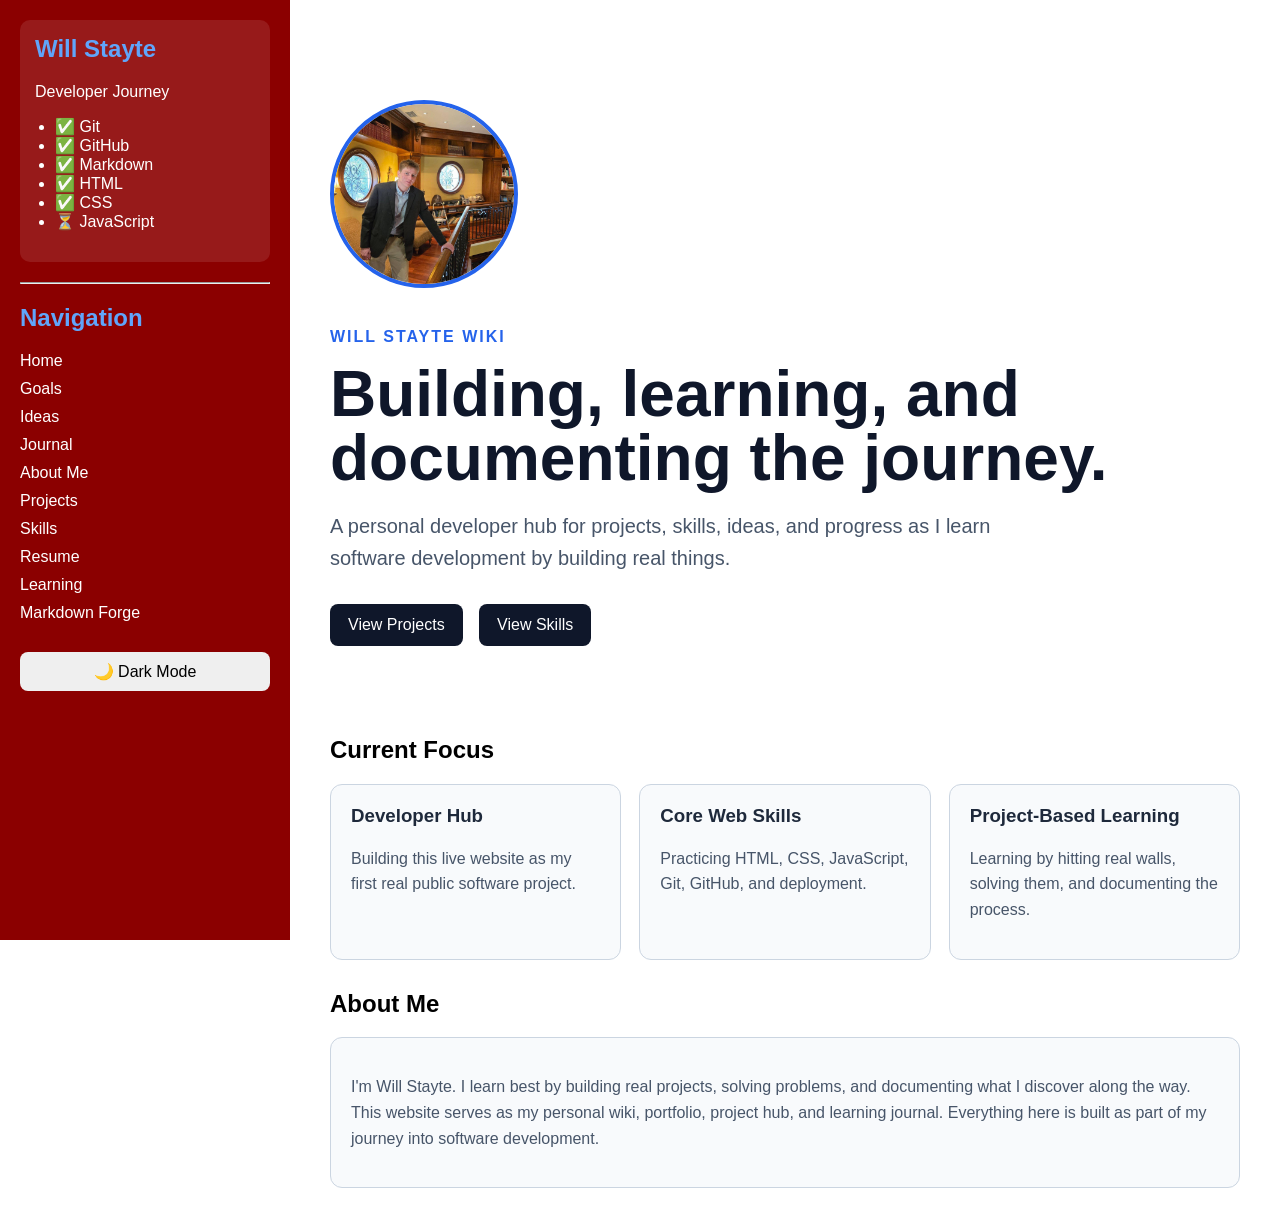
<file: index.html>
<!DOCTYPE html>
<html>

<head>
    <title>Will's Developer Hub</title>
    <link rel="stylesheet" href="style.css">
</head>

<body>

    <div id="sidebar-container"></div>

    <div class="content">

        <section class="homepage-hero">

    <img src="images/profile.jpg"
         alt="Will Stayte"
         class="profile-pic">

    <p class="eyebrow">Will Stayte Wiki</p>

    <h1>Building, learning, and documenting the journey.</h1>

    <p class="hero-description">
        A personal developer hub for projects, skills, ideas, and progress as I learn software development by building real things.
    </p>

    <div class="hero-buttons">
        <a href="projects.html">View Projects</a>
        <a href="skills.html">View Skills</a>
    </div>

        </section>

        <section class="homepage-section">

            <h2>Current Focus</h2>

            <div class="focus-grid">

                <div class="focus-card">
                    <h3>Developer Hub</h3>
                    <p>Building this live website as my first real public software project.</p>
                </div>

                <div class="focus-card">
                    <h3>Core Web Skills</h3>
                    <p>Practicing HTML, CSS, JavaScript, Git, GitHub, and deployment.</p>
                </div>

                <div class="focus-card">
                    <h3>Project-Based Learning</h3>
                    <p>Learning by hitting real walls, solving them, and documenting the process.</p>
                </div>

            </div>

        </section>

<section class="homepage-section">

    <h2>About Me</h2>

    <div class="focus-card">

        <p>
            I'm Will Stayte.

            I learn best by building real projects, solving problems,
            and documenting what I discover along the way.

            This website serves as my personal wiki, portfolio,
            project hub, and learning journal.

            Everything here is built as part of my journey into
            software development.
        </p>

    </div>

</section>

    </div>

    <script src="app.js"></script>

</body>

</html>
</file>
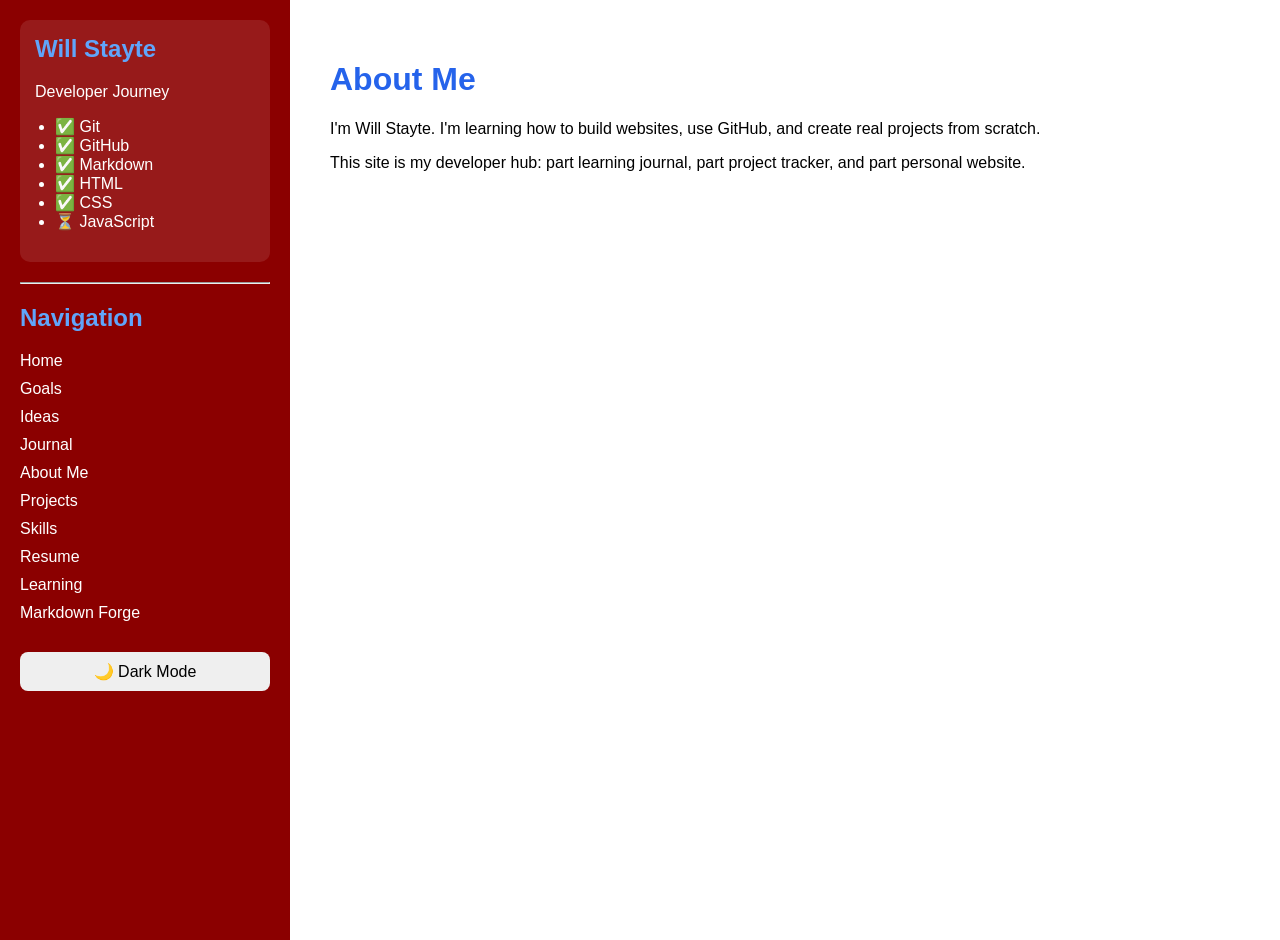
<file: about.html>
<!DOCTYPE html>
<html>

<head>
    <title>About Me</title>
    <link rel="stylesheet" href="style.css">
</head>

<body>

    <div id="sidebar-container"></div>

    <div class="content">

        <h1>About Me</h1>

        <p>
            I'm Will Stayte. I'm learning how to build websites, use GitHub,
            and create real projects from scratch.
        </p>

        <p>
            This site is my developer hub: part learning journal, part project
            tracker, and part personal website.
        </p>

    </div>

    <script src="app.js"></script>

</body>

</html>
</file>
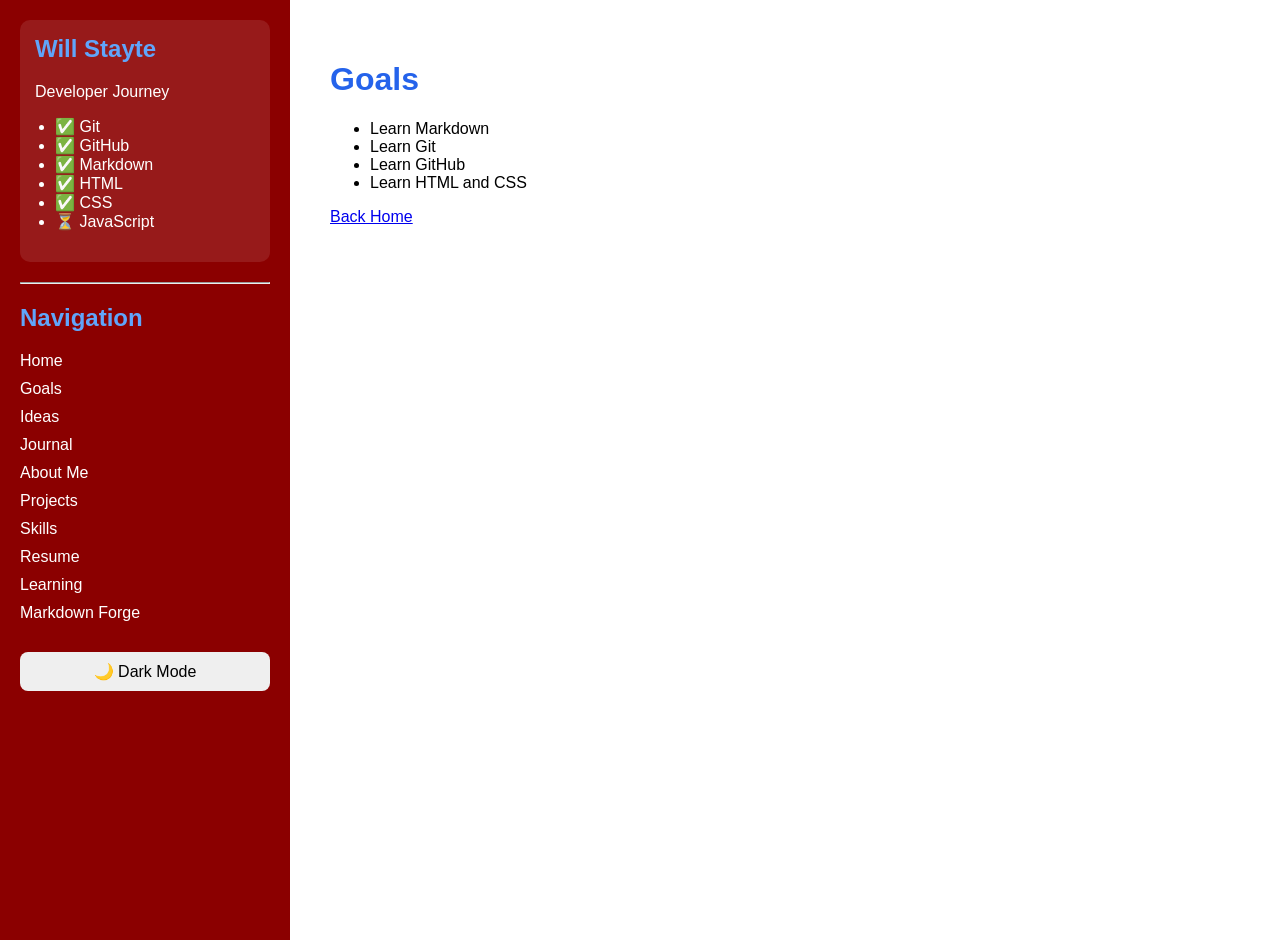
<file: goals.html>
<!DOCTYPE html>
<html>

<head>
    <title>Goals</title>

    <link rel="stylesheet" href="style.css">
</head>


<body>

    <div id="sidebar-container"></div>

    <div class="content">

        <h1>Goals</h1>

        <ul>
            <li>Learn Markdown</li>
            <li>Learn Git</li>
            <li>Learn GitHub</li>
            <li>Learn HTML and CSS</li>
        </ul>

        <a href="index.html">Back Home</a>

    </div>

    <script src="app.js"></script>

</body>

</html>
</file>
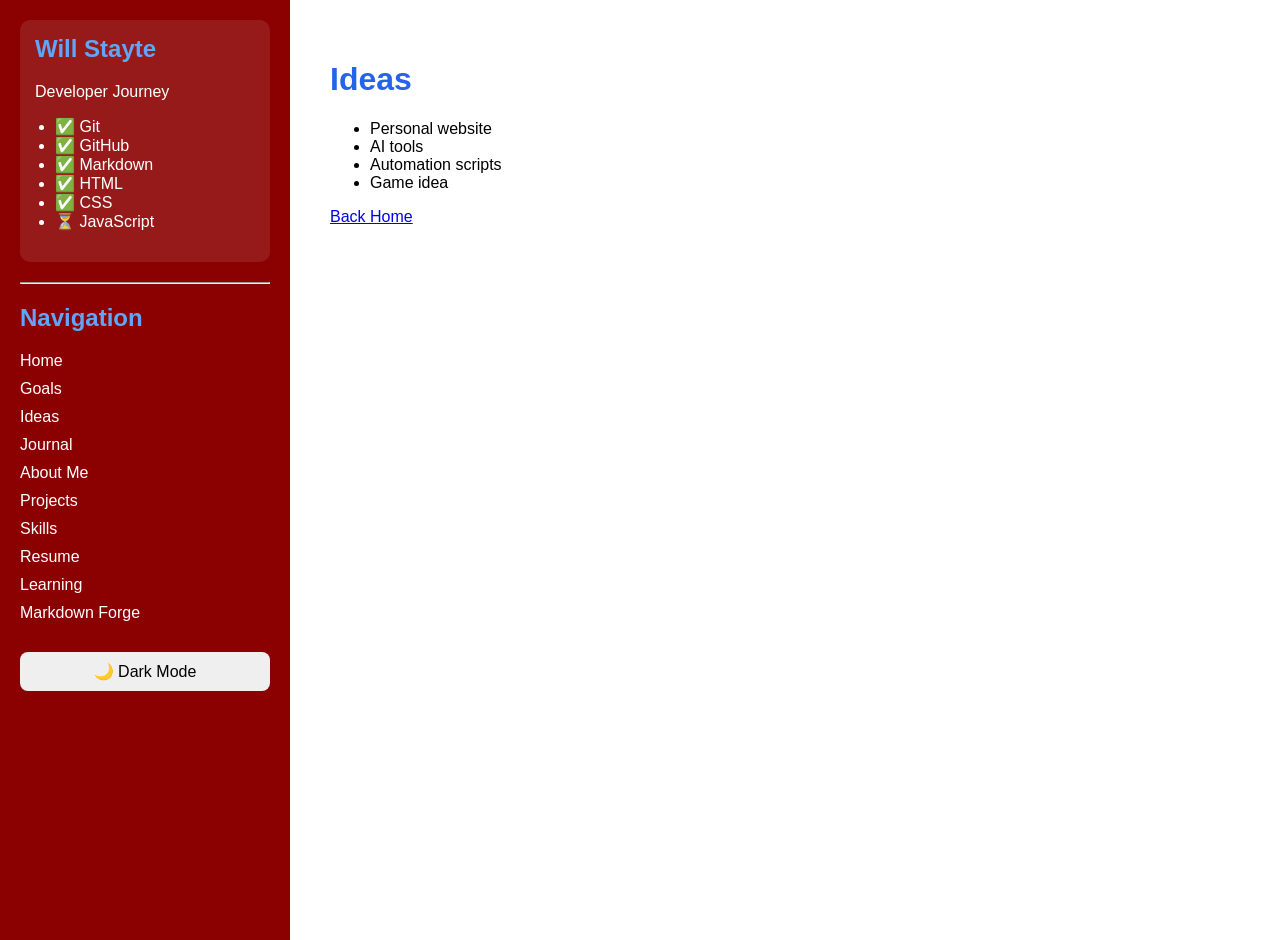
<file: ideas.html>
<!DOCTYPE html>
<html>

<head>
    <title>Ideas</title>

    <link rel="stylesheet" href="style.css">
</head>


<body>

    <div id="sidebar-container"></div>

    <div class="content">

    <h1>Ideas</h1>

    <ul>
        <li>Personal website</li>
        <li>AI tools</li>
        <li>Automation scripts</li>
        <li>Game idea</li>
    </ul>

    <a href="index.html">Back Home</a>

    </div>

    <script src="app.js"></script>

</body>

</html>
</file>
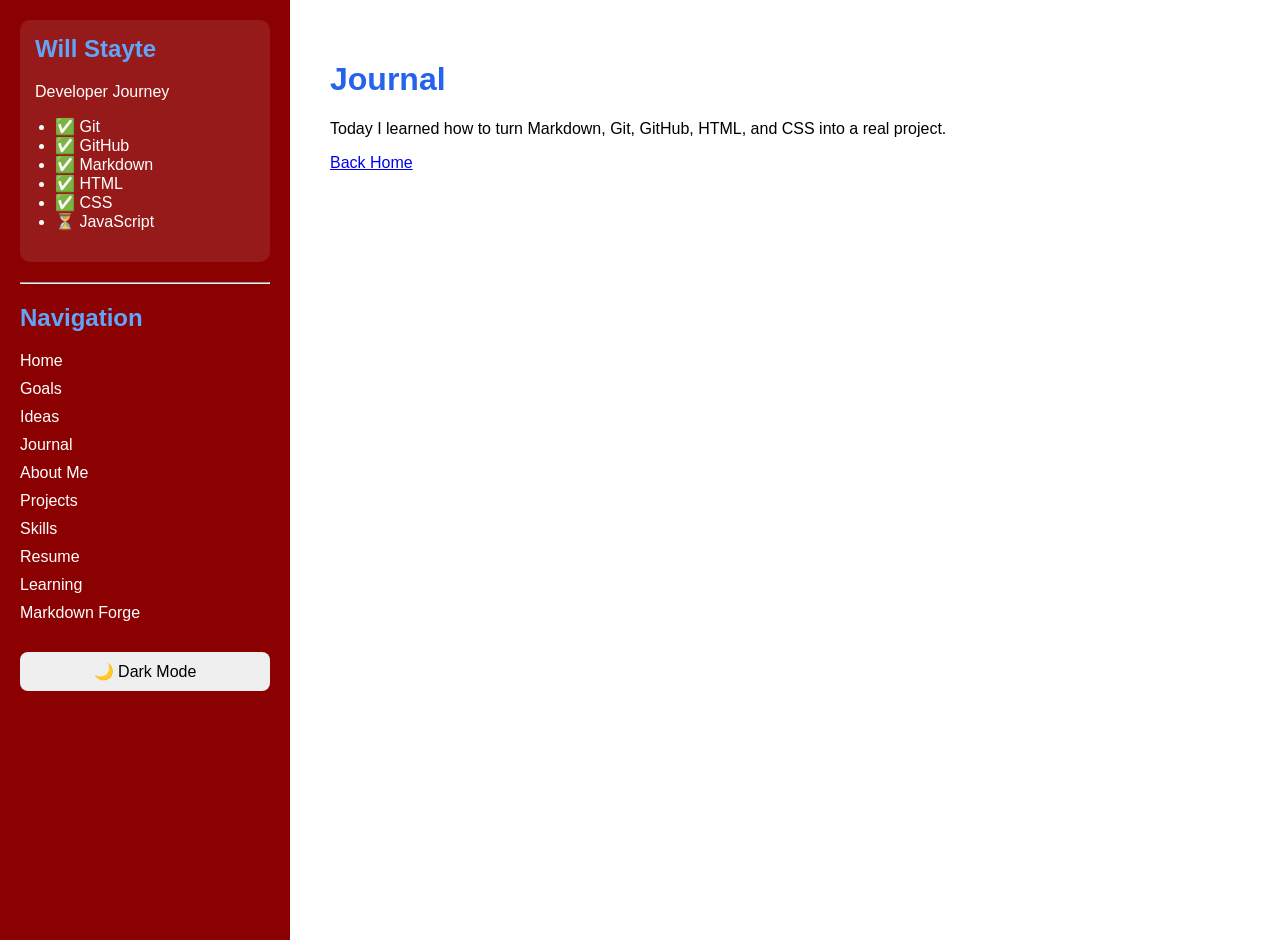
<file: journal.html>
<!DOCTYPE html>
<html>

<head>
    <title>Journal</title>

    <link rel="stylesheet" href="style.css">
</head>


<body>

<div id="sidebar-container"></div>

<div class="content">

    <h1>Journal</h1>

    <p>Today I learned how to turn Markdown, Git, GitHub, HTML, and CSS into a real project.</p>

    <a href="index.html">Back Home</a>

</div>

<script src="app.js"></script>

</body>

</html>
</file>
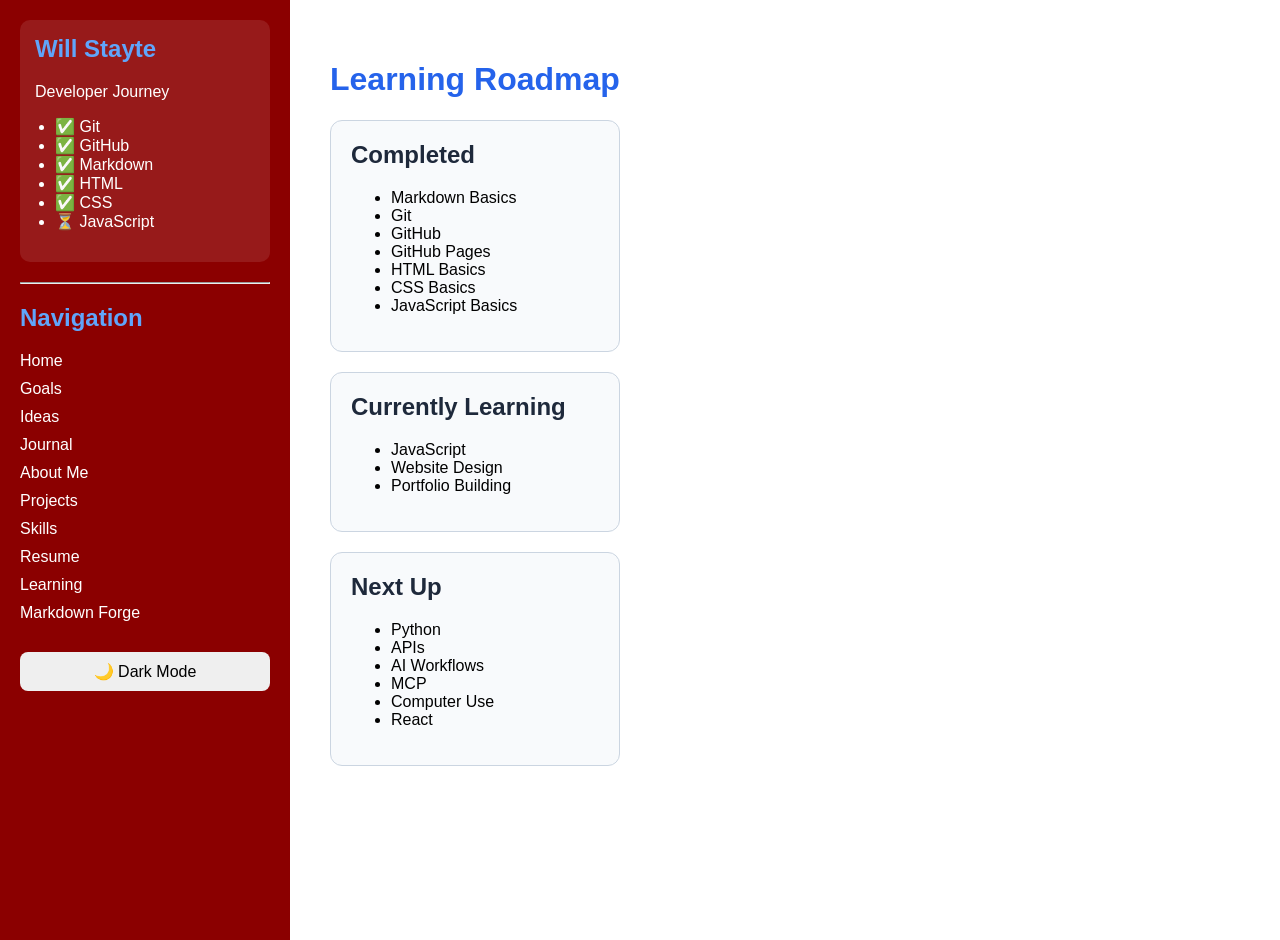
<file: learning.html>
<!DOCTYPE html>
<html>

<head>
    <title>Learning Roadmap</title>
    <link rel="stylesheet" href="style.css">
</head>

<body>

    <div id="sidebar-container"></div>

    <div class="content">

        <h1>Learning Roadmap</h1>

        <div class="project-card">

            <h2>Completed</h2>

            <ul>
                <li>Markdown Basics</li>
                <li>Git</li>
                <li>GitHub</li>
                <li>GitHub Pages</li>
                <li>HTML Basics</li>
                <li>CSS Basics</li>
                <li>JavaScript Basics</li>
            </ul>

        </div>

        <div class="project-card">

            <h2>Currently Learning</h2>

            <ul>
                <li>JavaScript</li>
                <li>Website Design</li>
                <li>Portfolio Building</li>
            </ul>

        </div>

        <div class="project-card">

            <h2>Next Up</h2>

            <ul>
                <li>Python</li>
                <li>APIs</li>
                <li>AI Workflows</li>
                <li>MCP</li>
                <li>Computer Use</li>
                <li>React</li>
            </ul>

        </div>

    </div>

    <script src="app.js"></script>

</body>

</html>
</file>
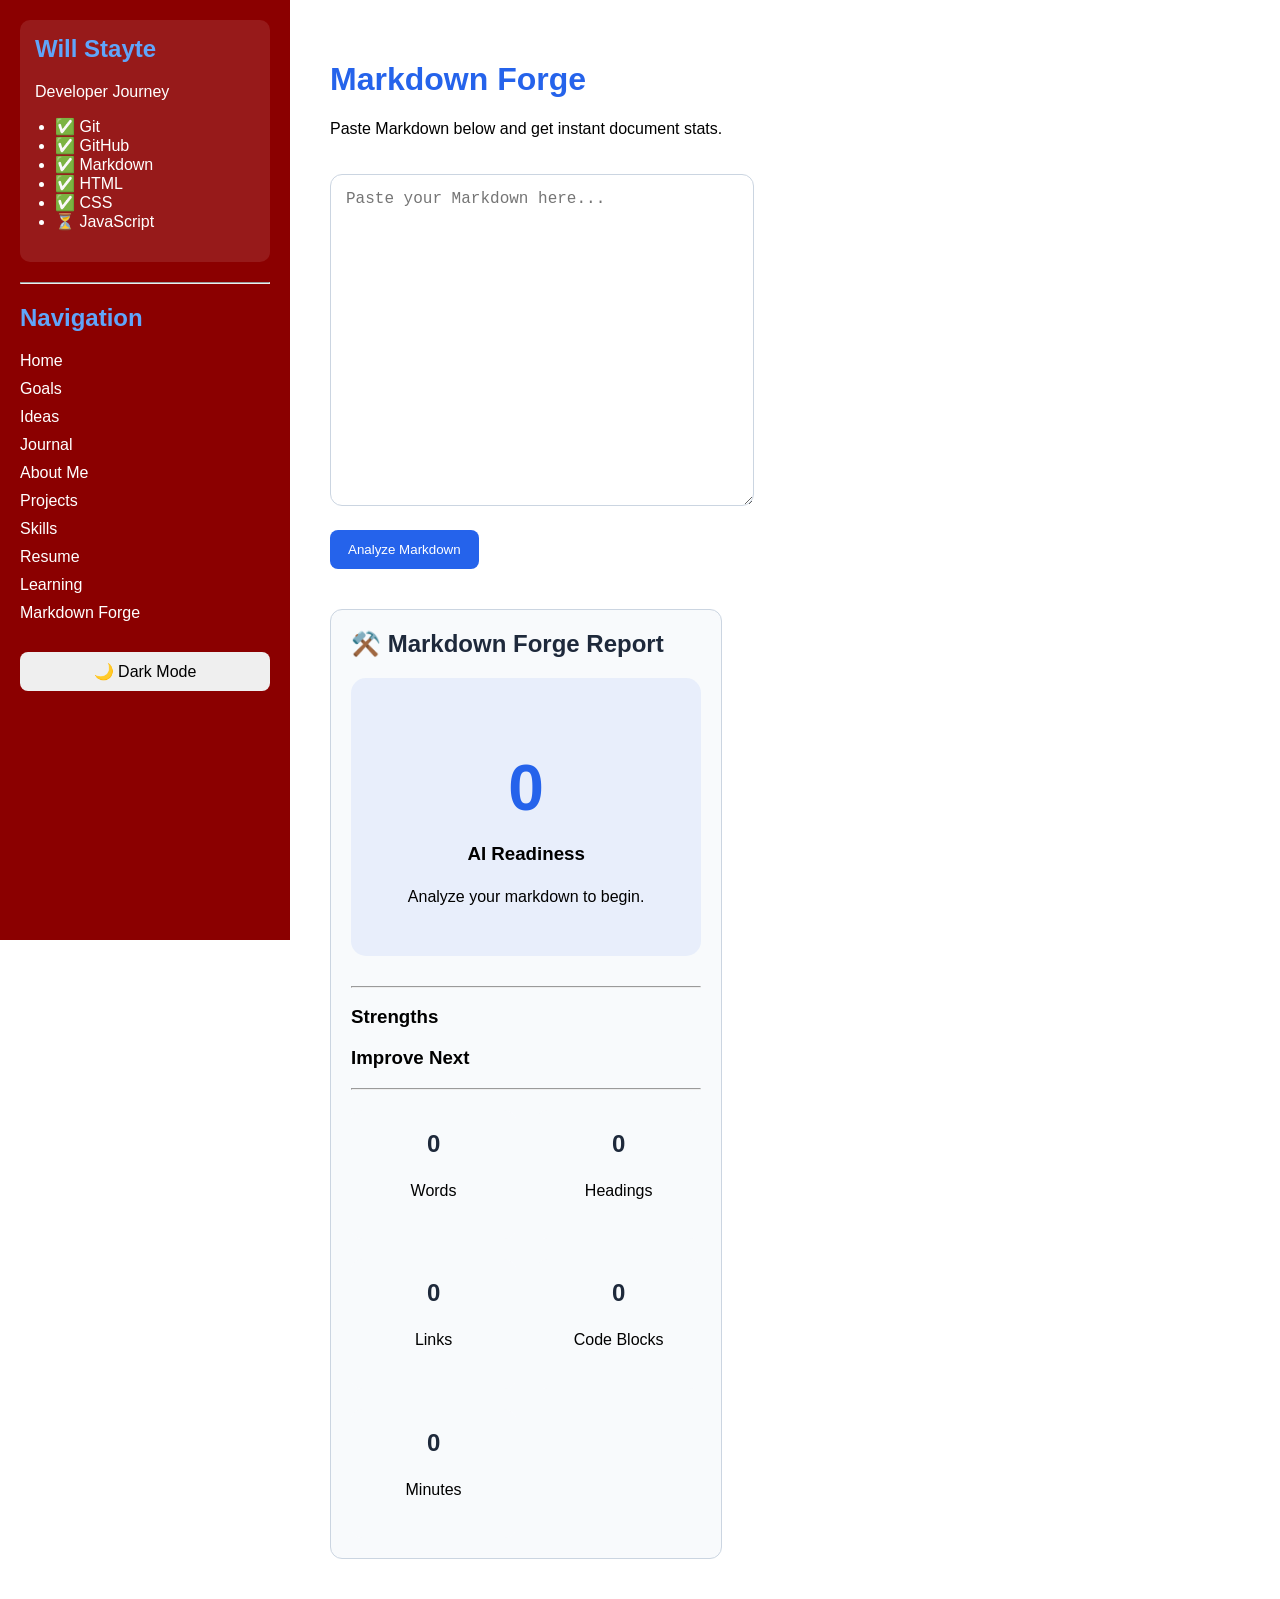
<file: markdown-forge.html>
<!DOCTYPE html>
<html>

<head>
    <title>Markdown Forge</title>
    <link rel="stylesheet" href="style.css">
</head>

<body>

    <div id="sidebar-container"></div>

    <div class="content">

        <h1>Markdown Forge</h1>

        <p>
            Paste Markdown below and get instant document stats.
        </p>

        <textarea id="markdown-input" placeholder="Paste your Markdown here..."></textarea>

        <br>

        <button id="analyze-markdown-btn">
            Analyze Markdown
        </button>

        <div class="project-card" id="markdown-results">

    <h2>⚒️ Markdown Forge Report</h2>

    <div class="score-card">

        <h1 id="health-score">0</h1>

        <h3>AI Readiness</h3>

        <p id="ai-readiness">
            Analyze your markdown to begin.
        </p>

    </div>

    <hr>

    <h3>Strengths</h3>

    <ul id="strengths-list">
    </ul>

    <h3>Improve Next</h3>

    <ul id="suggestions-list">
    </ul>

    <hr>

    <div class="stats-grid">

        <div class="stat-card">
            <h2 id="word-count">0</h2>
            <p>Words</p>
        </div>

        <div class="stat-card">
            <h2 id="heading-count">0</h2>
            <p>Headings</p>
        </div>

        <div class="stat-card">
            <h2 id="link-count">0</h2>
            <p>Links</p>
        </div>

        <div class="stat-card">
            <h2 id="code-block-count">0</h2>
            <p>Code Blocks</p>
        </div>

        <div class="stat-card">
            <h2 id="reading-time">0</h2>
            <p>Minutes</p>
        </div>

    </div>

</div>

    </div>

    <script src="app.js"></script>
    <script src="forge-rules.js"></script>
    <script src="markdown-forge.js"></script>

</body>

</html>
</file>
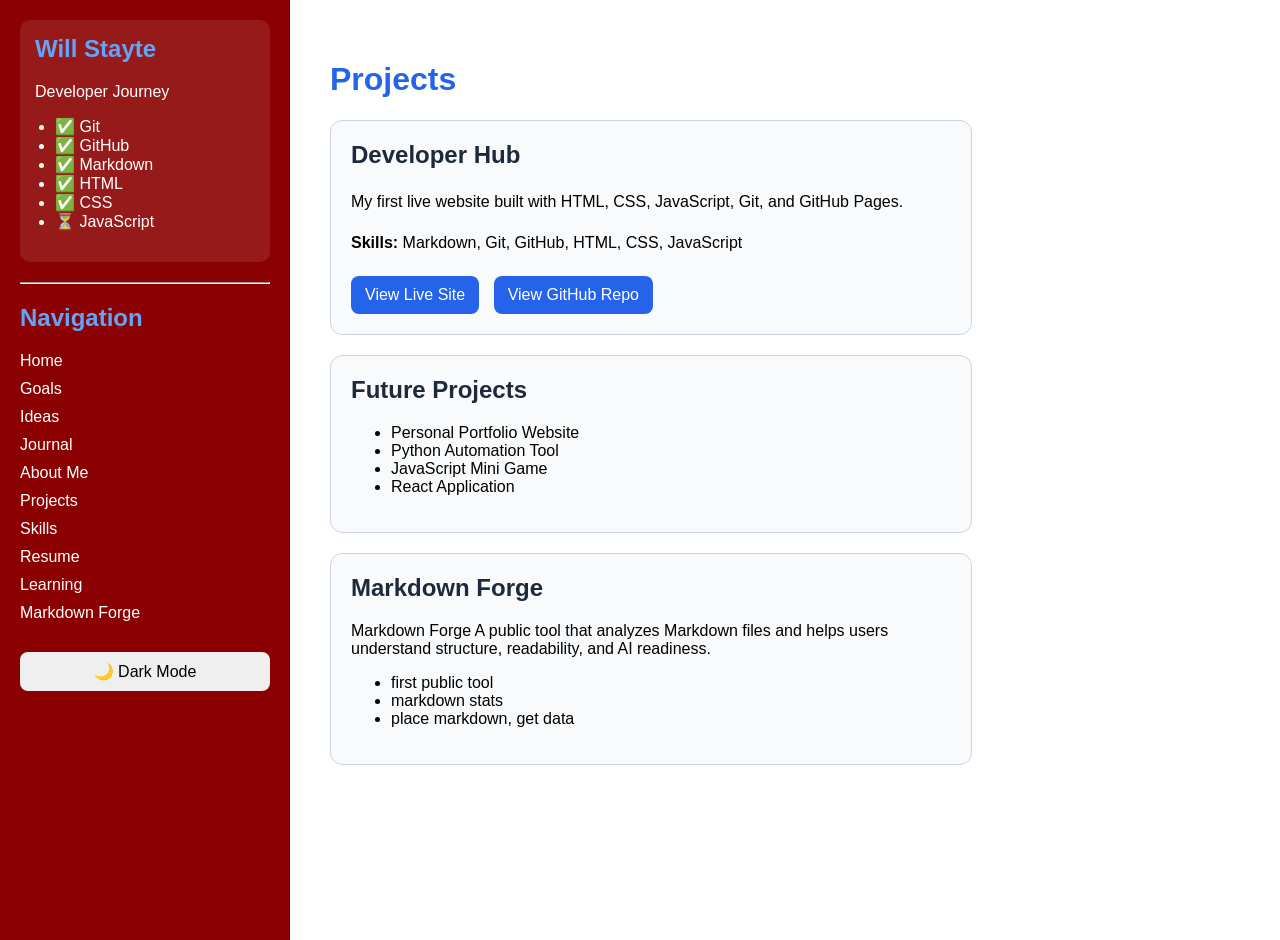
<file: projects.html>
<!DOCTYPE html>
<html>

<head>
    <title>Projects</title>
    <link rel="stylesheet" href="style.css">
</head>

<body>

    <div id="sidebar-container"></div>

    <div class="content">

        <h1>Projects</h1>

        <div class="project-card">

            <h2>Developer Hub</h2>

            <p>
                My first live website built with HTML, CSS, JavaScript,
                Git, and GitHub Pages.
            </p>

            <p>
                <strong>Skills:</strong>
                Markdown, Git, GitHub, HTML, CSS, JavaScript
            </p>

            <div class="project-links">
                <a href="https://willy747.github.io/WS-developer-hub/" target="_blank">
                    View Live Site
                </a>

                <a href="https://github.com/Willy747/WS-developer-hub" target="_blank">
                    View GitHub Repo
                </a>
            </div>

        </div>

        <div class="project-card">

            <h2>Future Projects</h2>


            <ul>
                <li>Personal Portfolio Website</li>
                <li>Python Automation Tool</li>
                <li>JavaScript Mini Game</li>
                <li>React Application</li>
            </ul>

        </div>

        <div class="project-card">

            <h2>Markdown Forge</h2
                

                <p>
                Markdown Forge
                A public tool that analyzes Markdown files and helps users understand structure, readability, and AI readiness.
                </p>


            <ul>
                <li>first public tool</li>
                <li>markdown stats</li>
                <li>place markdown, get data</li>
            </ul>

        </div>

    </div>

    <script src="app.js"></script>

</body>

</html>
</file>
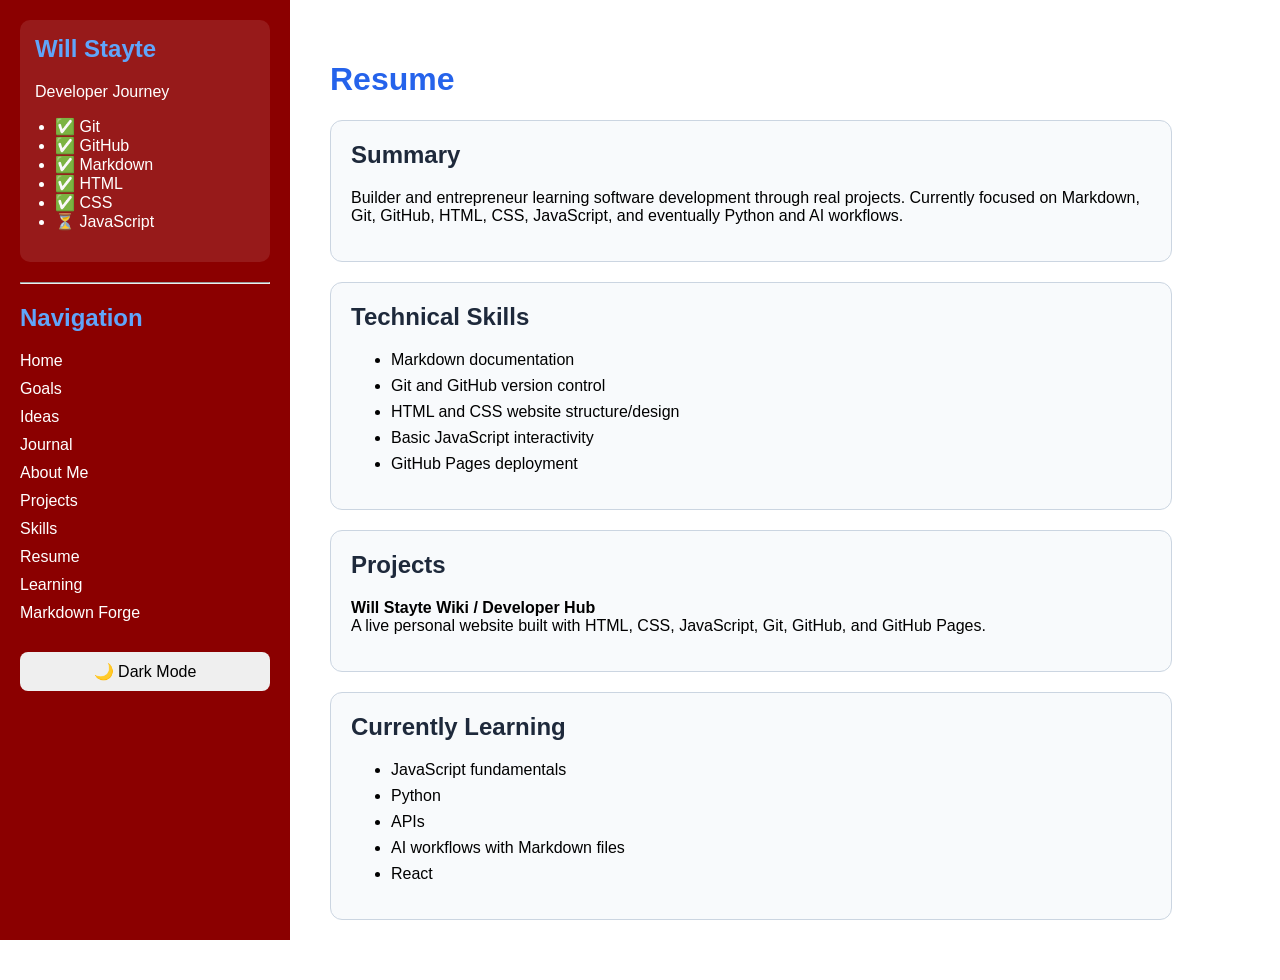
<file: resume.html>
<!DOCTYPE html>
<html>

<head>
    <title>Resume</title>
    <link rel="stylesheet" href="style.css">
</head>

<body>

    <div id="sidebar-container"></div>

    <div class="content">

        <h1>Resume</h1>

        <section class="resume-section">
            <h2>Summary</h2>
            <p>
                Builder and entrepreneur learning software development through real projects.
                Currently focused on Markdown, Git, GitHub, HTML, CSS, JavaScript, and eventually Python and AI workflows.
            </p>
        </section>

        <section class="resume-section">
            <h2>Technical Skills</h2>
            <ul>
                <li>Markdown documentation</li>
                <li>Git and GitHub version control</li>
                <li>HTML and CSS website structure/design</li>
                <li>Basic JavaScript interactivity</li>
                <li>GitHub Pages deployment</li>
            </ul>
        </section>

        <section class="resume-section">
            <h2>Projects</h2>
            <p>
                <strong>Will Stayte Wiki / Developer Hub</strong><br>
                A live personal website built with HTML, CSS, JavaScript, Git, GitHub, and GitHub Pages.
            </p>
        </section>

        <section class="resume-section">
            <h2>Currently Learning</h2>
            <ul>
                <li>JavaScript fundamentals</li>
                <li>Python</li>
                <li>APIs</li>
                <li>AI workflows with Markdown files</li>
                <li>React</li>
            </ul>
        </section>

    </div>

    <script src="app.js"></script>

</body>

</html>
</file>
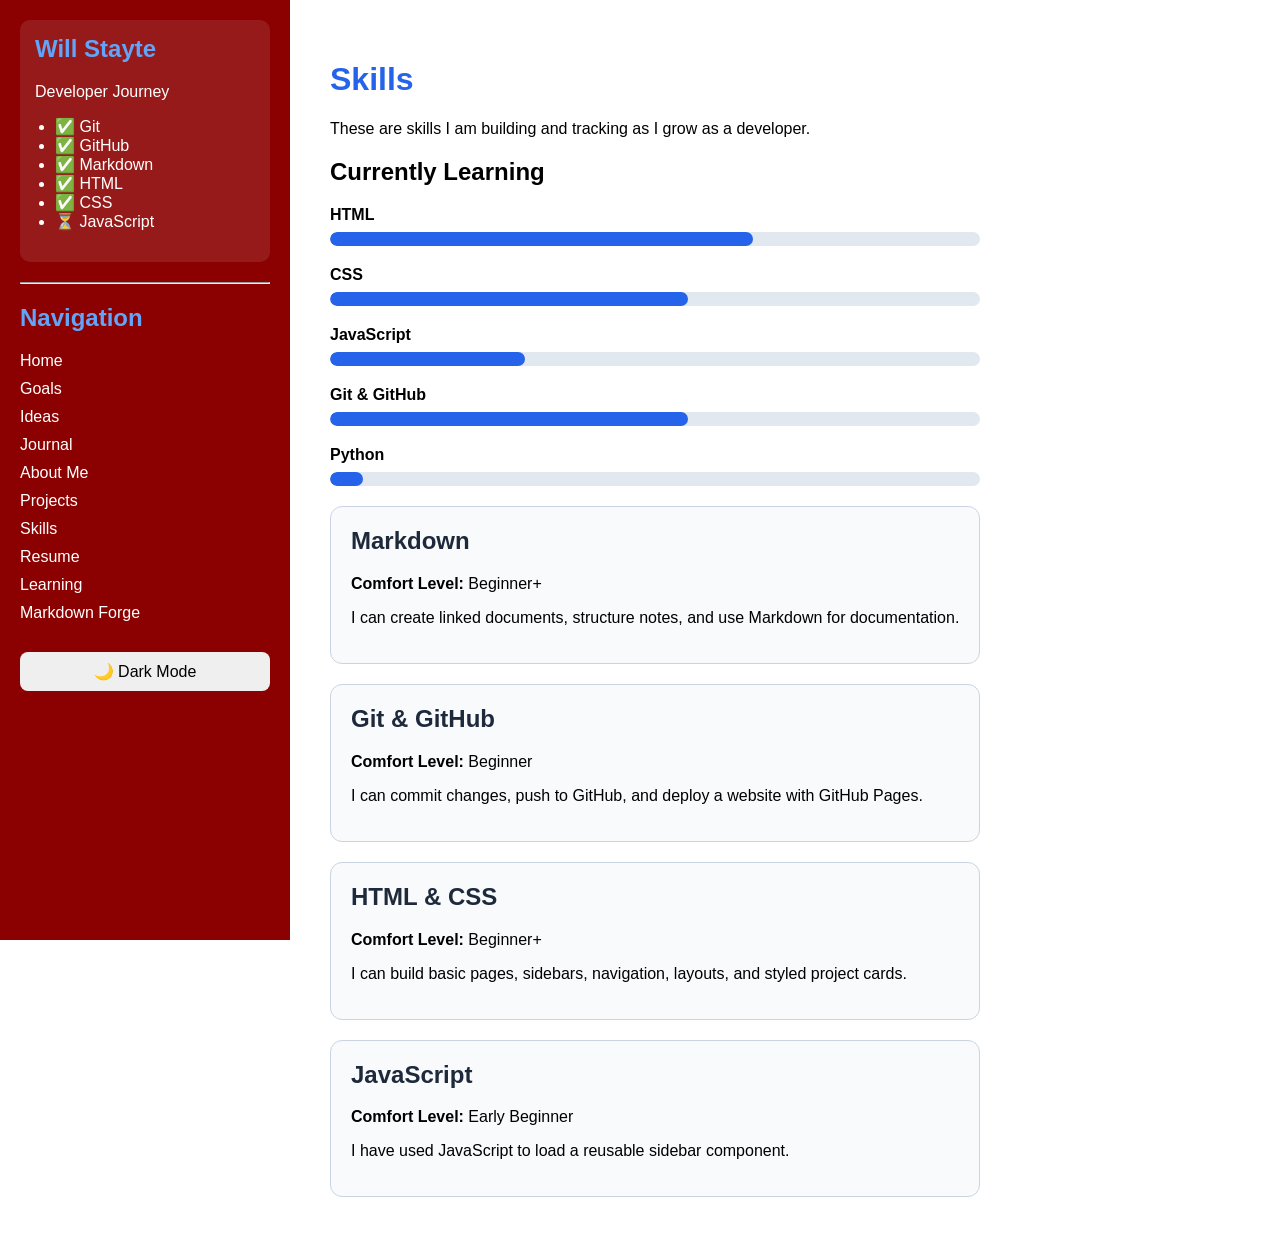
<file: skills.html>
<!DOCTYPE html>
<html>

<head>
    <title>Skills</title>
    <link rel="stylesheet" href="style.css">
</head>

<body>

    <div id="sidebar-container"></div>

    <div class="content">

        <h1>Skills</h1>

        <p>These are skills I am building and tracking as I grow as a developer.</p>

        <h2>Currently Learning</h2>

<div class="skill-bar">
    <p>HTML</p>
    <div class="bar"><div class="fill html"></div></div>
</div>

<div class="skill-bar">
    <p>CSS</p>
    <div class="bar"><div class="fill css"></div></div>
</div>

<div class="skill-bar">
    <p>JavaScript</p>
    <div class="bar"><div class="fill javascript"></div></div>
</div>

<div class="skill-bar">
    <p>Git & GitHub</p>
    <div class="bar"><div class="fill git"></div></div>
</div>

<div class="skill-bar">
    <p>Python</p>
    <div class="bar"><div class="fill python"></div></div>
</div>

        <div class="skill-card">
            <h2>Markdown</h2>
            <p><strong>Comfort Level:</strong> Beginner+</p>
            <p>I can create linked documents, structure notes, and use Markdown for documentation.</p>
        </div>

        <div class="skill-card">
            <h2>Git & GitHub</h2>
            <p><strong>Comfort Level:</strong> Beginner</p>
            <p>I can commit changes, push to GitHub, and deploy a website with GitHub Pages.</p>
        </div>

        <div class="skill-card">
            <h2>HTML & CSS</h2>
            <p><strong>Comfort Level:</strong> Beginner+</p>
            <p>I can build basic pages, sidebars, navigation, layouts, and styled project cards.</p>
        </div>

        <div class="skill-card">
            <h2>JavaScript</h2>
            <p><strong>Comfort Level:</strong> Early Beginner</p>
            <p>I have used JavaScript to load a reusable sidebar component.</p>
        </div>

    </div>

    <script src="app.js"></script>

</body>

</html>
</file>
<file: style.css>
body {
            margin: 0;
            font-family: Arial, sans-serif;
            display: flex;
        }

        .sidebar {
            width: 250px;
            background-color: darkred;
            color: white;
            height: 100vh;
            padding: 20px;
        }

        .sidebar h2 {
            color: #60a5fa;
        }

        .sidebar a {
            color: white;
            text-decoration: none;
            display: block;
            margin: 10px 0;
        }

        .sidebar a:hover {
            color: #60a5fa;
        }

        .content {
            padding: 40px;
        }

        h1 {
            color: #2563eb;
        }


.profile-card {
    background-color: rgba(255,255,255,0.1);
    padding: 15px;
    border-radius: 10px;
    margin-bottom: 20px;
}

.profile-card h2 {
    margin-top: 0;
}

.profile-card ul {
    padding-left: 20px;
}

.project-card {
    background-color: #f8fafc;
    border: 1px solid #cbd5e1;
    border-radius: 12px;
    padding: 20px;
    max-width: 600px;
    margin-top: 20px;
}

.project-card h2 {
    margin-top: 0;
    color: #1e293b;
}

.project-card p {
    line-height: 1.6;
}

.skill-card {
    background-color: #f8fafc;
    border: 1px solid #cbd5e1;
    border-radius: 12px;
    padding: 20px;
    max-width: 700px;
    margin-top: 20px;
}

.skill-card h2 {
    margin-top: 0;
    color: #1e293b;
}

.hero {
    margin-bottom: 40px;
}

.hero h1 {
    font-size: 3rem;
    margin-bottom: 10px;
}

.hero h2 {
    color: #64748b;
    font-weight: normal;
}

.hero p {
    font-size: 1.2rem;
}

.hero {
    display: flex;
    align-items: center;
    gap: 30px;
    margin-bottom: 40px;
}

.profile-pic {
    width: 180px;
    height: 180px;
    object-fit: cover;
    border-radius: 50%;
    border: 4px solid #2563eb;
}

.hero-text {
    flex: 1;
}

#darkModeBtn {
    margin-top: 20px;
    width: 100%;
    padding: 10px;
    border: none;
    border-radius: 8px;
    cursor: pointer;
    font-size: 1rem;
}

#darkModeBtn:hover {
    opacity: 0.9;
}

.dark-mode {
    background-color: #0f172a;
    color: white;
}

.dark-mode .content {
    color: white;
}

.dark-mode .project-card {
    background-color: #1e293b;
    border-color: #334155;
}

.dark-mode .skill-card {
    background-color: #1e293b;
    border-color: #334155;
}

.dark-mode h1,
.dark-mode h2,
.dark-mode h3 {
    color: white;
}

.project-links {
    margin-top: 20px;
}

.project-links a {
    display: inline-block;
    margin-right: 10px;
    padding: 10px 14px;
    background-color: #2563eb;
    color: white;
    text-decoration: none;
    border-radius: 8px;
}

.project-links a:hover {
    background-color: #1d4ed8;
}

.project-card {
    transition: transform 0.2s ease;
}

.project-card:hover {
    transform: translateY(-5px);
}

.homepage-hero {
    max-width: 900px;
    padding: 60px 0;
}

.eyebrow {
    text-transform: uppercase;
    letter-spacing: 2px;
    color: #2563eb;
    font-weight: bold;
}

.homepage-hero h1 {
    font-size: 4rem;
    line-height: 1;
    margin: 10px 0 20px;
    color: #0f172a;
}

.hero-description {
    font-size: 1.25rem;
    color: #475569;
    max-width: 700px;
    line-height: 1.6;
}

.hero-buttons {
    margin-top: 30px;
}

.hero-buttons a {
    display: inline-block;
    margin-right: 12px;
    padding: 12px 18px;
    background-color: #0f172a;
    color: white;
    text-decoration: none;
    border-radius: 8px;
}

.hero-buttons a:hover {
    background-color: #2563eb;
}

.homepage-section {
    margin-top: 30px;
}

.focus-grid {
    display: grid;
    grid-template-columns: repeat(3, 1fr);
    gap: 18px;
    margin-top: 20px;
}

.focus-card {
    background-color: #f8fafc;
    border: 1px solid #cbd5e1;
    border-radius: 12px;
    padding: 20px;
    transition: transform 0.2s ease;
}

.focus-card:hover {
    transform: translateY(-5px);
}

.focus-card h3 {
    margin-top: 0;
    color: #1e293b;
}

.focus-card p {
    color: #475569;
    line-height: 1.6;
}

.dark-mode .homepage-hero h1 {
    color: white;
}

.dark-mode .hero-description,
.dark-mode .focus-card p {
    color: #cbd5e1;
}

.dark-mode .focus-card {
    background-color: #1e293b;
    border-color: #334155;
}

.dark-mode .focus-card h3 {
    color: white;
}

.homepage-hero .profile-pic {
    margin-bottom: 20px;
}

.skill-bar {
    max-width: 700px;
    margin: 20px 0;
}

.skill-bar p {
    margin-bottom: 8px;
    font-weight: bold;
}

.bar {
    height: 14px;
    background-color: #e2e8f0;
    border-radius: 999px;
    overflow: hidden;
}

.fill {
    height: 100%;
    border-radius: 999px;
    background-color: #2563eb;
}

.fill.html {
    width: 65%;
}

.fill.css {
    width: 55%;
}

.fill.javascript {
    width: 30%;
}

.fill.git {
    width: 55%;
}

.fill.python {
    width: 5%;
}

.dark-mode .bar {
    background-color: #334155;
}

.resume-section {
    max-width: 800px;
    background-color: #f8fafc;
    border: 1px solid #cbd5e1;
    border-radius: 12px;
    padding: 20px;
    margin-bottom: 20px;
}

.resume-section h2 {
    margin-top: 0;
    color: #1e293b;
}

.resume-section li {
    margin-bottom: 8px;
}

.dark-mode .resume-section {
    background-color: #1e293b;
    border-color: #334155;
}

.dark-mode .resume-section h2 {
    color: white;
}

#markdown-input {
    width: 100%;
    max-width: 900px;
    height: 300px;
    padding: 15px;
    font-size: 1rem;
    font-family: monospace;
    border: 1px solid #cbd5e1;
    border-radius: 12px;
    margin: 20px 0;
}

#analyze-markdown-btn {
    padding: 12px 18px;
    background-color: #2563eb;
    color: white;
    border: none;
    border-radius: 8px;
    cursor: pointer;
    margin-bottom: 20px;
}

#analyze-markdown-btn:hover {
    background-color: #1d4ed8;
}

.dark-mode #markdown-input {
    background-color: #1e293b;
    color: white;
    border-color: #334155;
}

.score-card {

    text-align: center;

    padding: 30px;

    border-radius: 15px;

    background: rgba(37,99,235,.08);

    margin-bottom: 30px;

}

.score-card h1 {

    font-size: 4rem;

    margin-bottom: 10px;

}

.stats-grid {

    display: grid;

    grid-template-columns: repeat(auto-fit, minmax(140px,1fr));

    gap: 20px;

    margin-top: 20px;

}

.stat-card {

    background: #f8fafc;

    padding: 20px;

    border-radius: 12px;

    text-align: center;

}

.dark-mode .stat-card {

    background: #1e293b;

}
</file>
